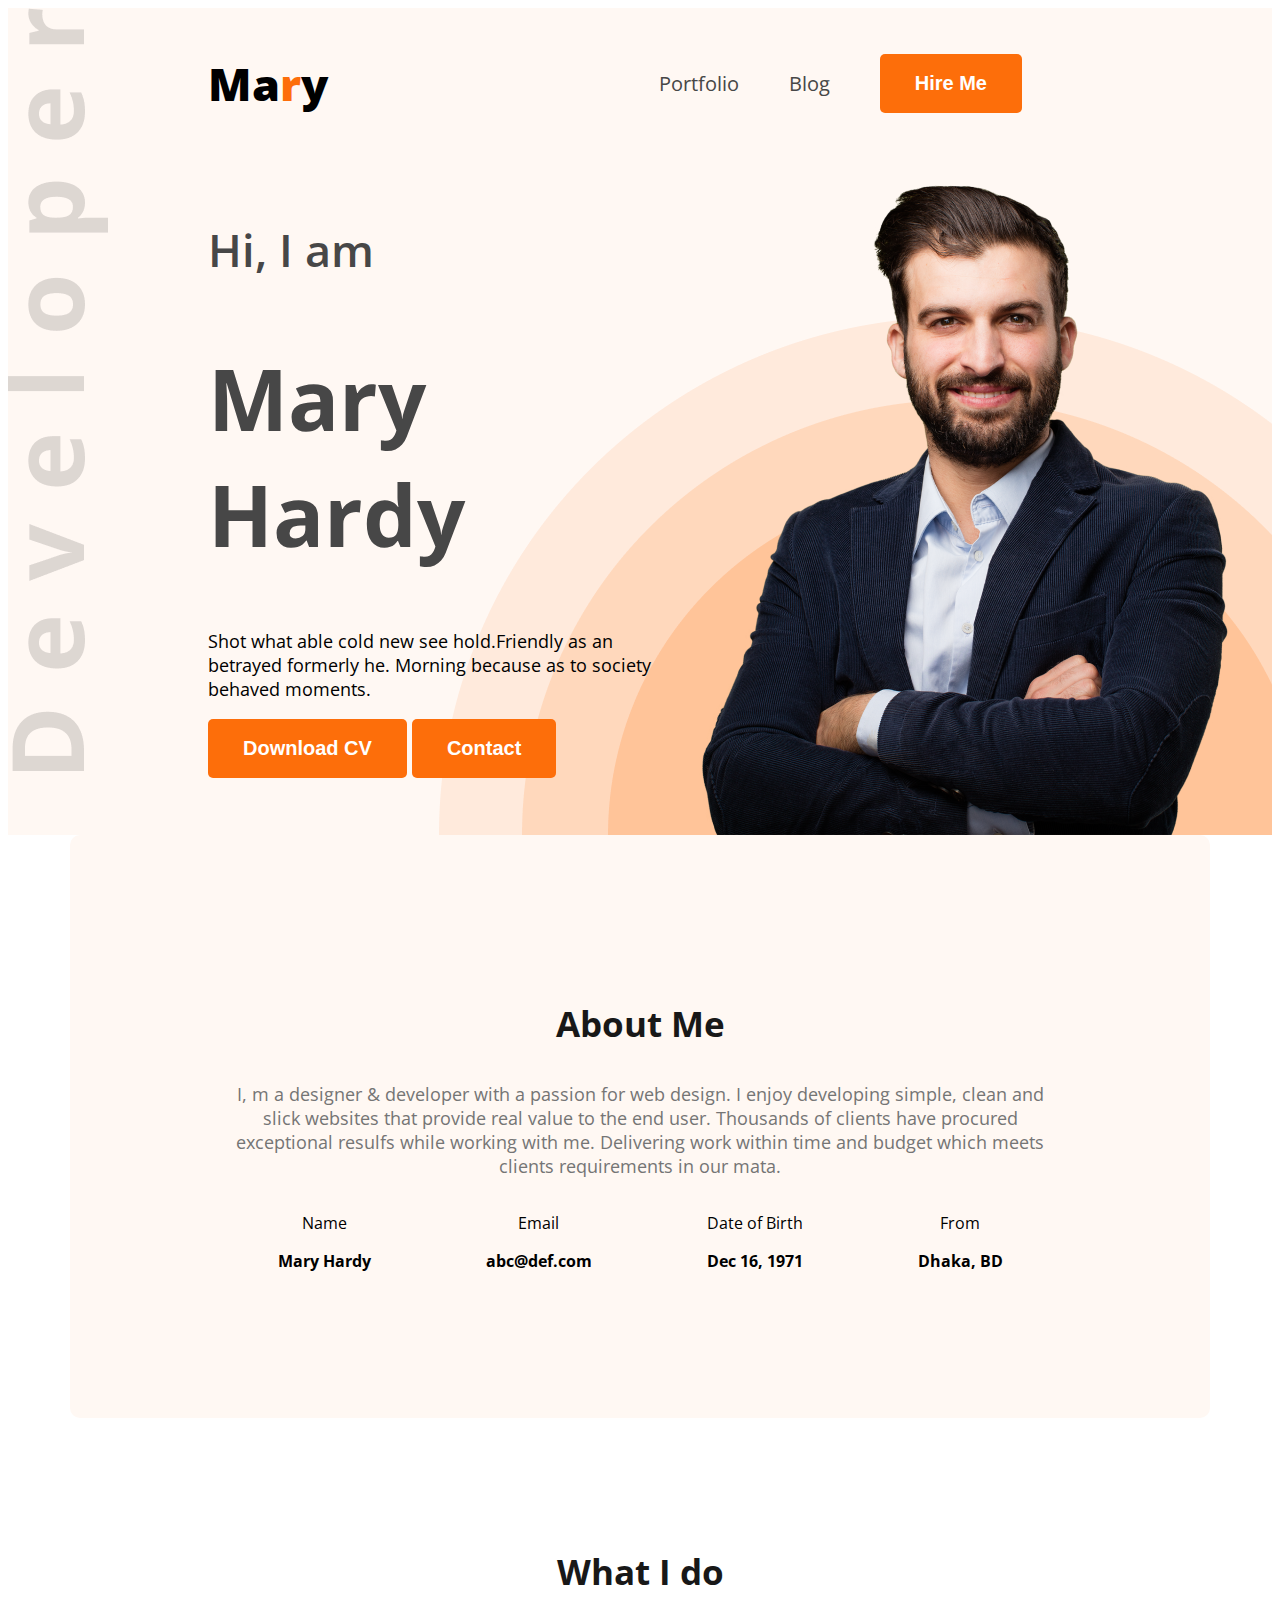
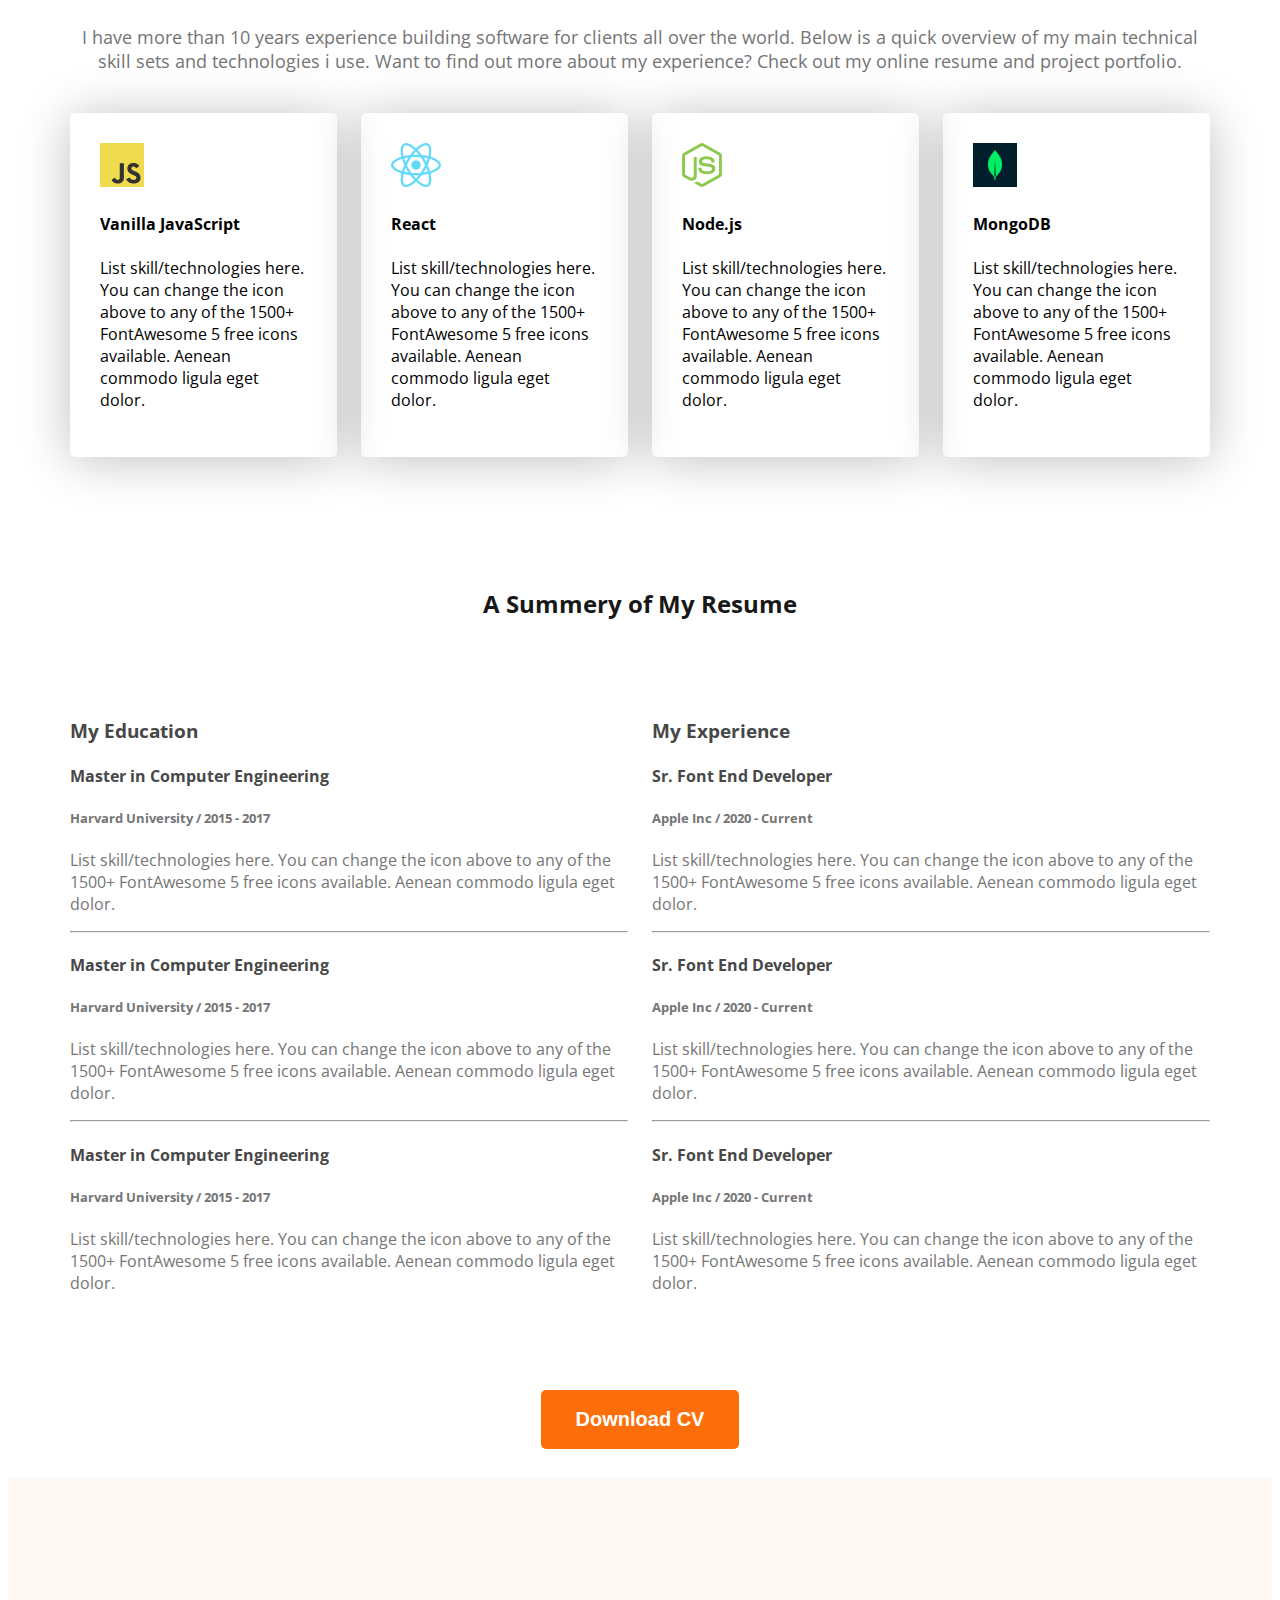
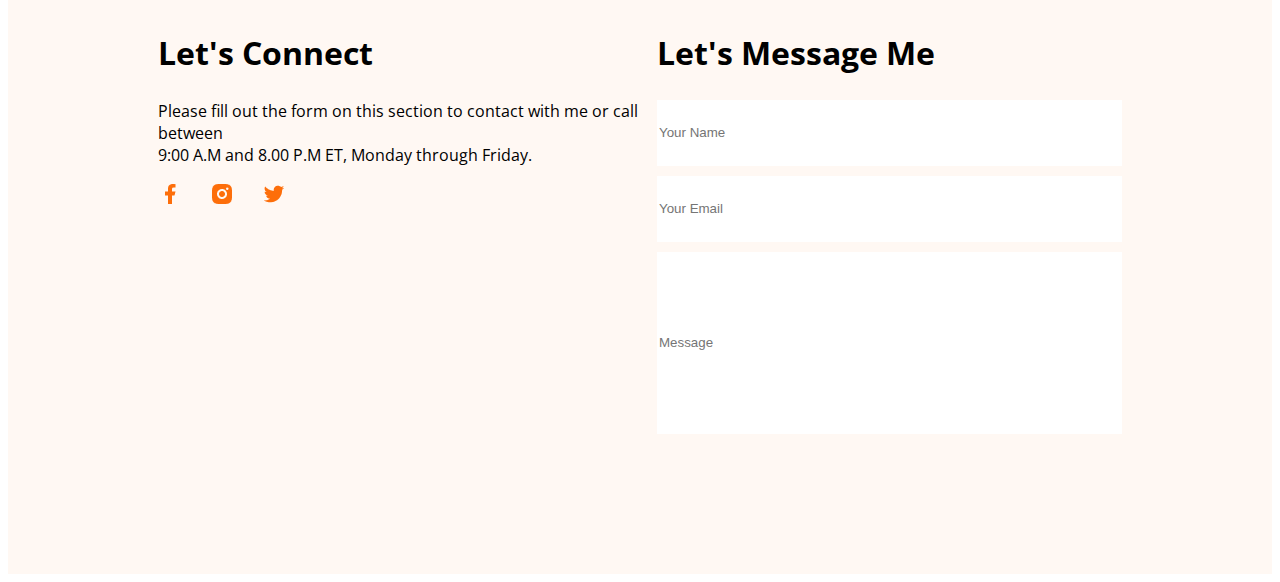
<file: index.html>
<!DOCTYPE html>
<html lang="en">
<head>
    <meta charset="UTF-8">
    <meta name="viewport" content="width=device-width, initial-scale=1.0">
    <title>Web Developer Portfolio</title>
    <link rel="stylesheet" href="styles/portfolio.css">
</head>
<body class="open-sans-normal">
    <header class="header">
        <nav>
            <h3 class="nav-title">Ma<span class="text-color">r</span>y</h3>
            <ul>
                <li><a class="dark-2" href="#">Portfolio</a></li>
                <li><a class="dark-2" href="#">Blog</a></li>
                <li><a href="#">
                    <button class="btn-primary">Hire Me</button>
                </a></li>
            </ul>
        </nav>
        <div class="div-abba">
            <div class="banner-content">
                <h4 class="banner-greeting dark-2">Hi, I am</h4>
                <h1 class="banner-title dark-2">Mary Hardy</h1>
                <p class="banner-content">Shot what able cold new see hold.Friendly as an betrayed formerly he. Morning because as to society behaved moments.</p>
                <button class="btn-primary">Download CV</button>
                <button class="btn-primary">Contact</button>
            </div>
            <img class="hardy-vai" src="images/hardy.png" alt="">
        </div>
    </header>
    <main>
        <!-- About section starts here -->
        <section class="about">
            <h3 class="section-title">About Me</h3>
            <p class="section-content">
                I, m a designer & developer with a passion for web design. I enjoy developing simple, clean and slick websites that provide real value to the end user. Thousands of clients have procured exceptional resulfs while working with me. Delivering work within time and budget which meets clients requirements in our mata.
            </p>
            <div class="about-items">
                <div class="about-item">
                    <p class="item-title">Name</p>
                    <p class="item-description">Mary Hardy</p>
                </div>
                <div class="about-item">
                    <p class="item-title">Email</p>
                    <p class="item-description">abc@def.com</p>
                </div>
                <div class="about-item">
                    <p class="item-title">Date of Birth</p>
                    <p class="item-description">Dec 16, 1971</p>
                </div>
                <div class="about-item">
                    <p class="item-title">From</p>
                    <p class="item-description">Dhaka, BD</p>
                </div>
            </div>
        </section>
        <!-- What I do section starts here -->
         <section class="skills">
            <h3 class="section-title second-title">What I do</h3>
            <p class="section-content second-p">
                I have more than 10 years experience building software for clients all over the world. Below is a quick overview of my main technical skill sets and technologies i use. Want to find out more about my experience? Check out my online resume and project portfolio.
            </p>
            <div class="skills-container">
                <!-- .skill*4>img+h4.skill-title+p.skill-description -->
                <div class="skill">
                    <img src="images/icons/js.png" alt="">
                    <h4 class="skill-title">Vanilla JavaScript</h4>
                    <p class="skill-description">List skill/technologies here. You can change the icon above to any of the 1500+ FontAwesome 5 free icons available. Aenean commodo ligula eget dolor.</p>
                </div>
                <div class="skill">
                    <img src="images/icons/react.png" alt="">
                    <h4 class="skill-title">React</h4>
                    <p class="skill-description">List skill/technologies here. You can change the icon above to any of the 1500+ FontAwesome 5 free icons available. Aenean commodo ligula eget dolor.</p>
                </div>
                <div class="skill">
                    <img src="images/icons/nodejs.png" alt="">
                    <h4 class="skill-title">Node.js</h4>
                    <p class="skill-description">List skill/technologies here. You can change the icon above to any of the 1500+ FontAwesome 5 free icons available. Aenean commodo ligula eget dolor.</p>
                </div>
                <div class="skill">
                    <img src="images/icons/mongo.png" alt="">
                    <h4 class="skill-title">MongoDB</h4>
                    <p class="skill-description">List skill/technologies here. You can change the icon above to any of the 1500+ FontAwesome 5 free icons available. Aenean commodo ligula eget dolor.</p>
                </div>
            </div>
         </section>
         <div>
            <h2 class="summery-title">A Summery of My Resume</h2>
         </div>
         <div class="resume-container">
            <!-- h3.resume-title*2>h4.resume-name+h5.resume.post+p.resume-description -->
             <div class="resume-content">
                <h3 class="resume-title">My Education
                    <h4 class="resume-name">Master in Computer Engineering</h4>
                    <h5 class="resume-post">Harvard University / 2015 - 2017</h5>
                    <p class="resume-description">List skill/technologies here. You can change the icon above to any of the 1500+ FontAwesome 5 free icons available. Aenean commodo ligula eget dolor.</p>
                        <hr>
                        
                    <h4 class="resume-name">Master in Computer Engineering</h4>
                    <h5 class="resume-post">Harvard University / 2015 - 2017</h5>
                    <p class="resume-description">List skill/technologies here. You can change the icon above to any of the 1500+ FontAwesome 5 free icons available. Aenean commodo ligula eget dolor.</p>
                    <hr>
                        
                    <h4 class="resume-name">Master in Computer Engineering</h4>
                    <h5 class="resume-post">Harvard University / 2015 - 2017</h5>
                    <p class="resume-description">List skill/technologies here. You can change the icon above to any of the 1500+ FontAwesome 5 free icons available. Aenean commodo ligula eget dolor.</p>
                    </h3>
             </div>
             <div class="resume-content">
                <h3 class="resume-title">My Experience
                    <h4 class="resume-name">Sr. Font End Developer</h4>
                    <h5 class="resume-post">Apple Inc / 2020 - Current</h5>
                    <p class="resume-description">List skill/technologies here. You can change the icon above to any of the 1500+ FontAwesome 5 free icons available. Aenean commodo ligula eget dolor.</p>
                    <hr>
                    <h4 class="resume-name">Sr. Font End Developer</h4>
                    <h5 class="resume-post">Apple Inc / 2020 - Current</h5>
                    <p class="resume-description">List skill/technologies here. You can change the icon above to any of the 1500+ FontAwesome 5 free icons available. Aenean commodo ligula eget dolor.</p>
                    <hr>
                    <h4 class="resume-name">Sr. Font End Developer</h4>
                    <h5 class="resume-post">Apple Inc / 2020 - Current</h5>
                    <p class="resume-description">List skill/technologies here. You can change the icon above 
                        to any of the 1500+ FontAwesome 5 free icons available. Aenean commodo ligula eget dolor.</p>
                </h3>
             </div>
            
            
         </div>
         <div class="cv">
             <button class="btn-primary">Download CV</button>
        </div>
    </main>
    <footer class="footer-container">
        <div>
            <h1 class="footer-title">Let's Connect</h1>
            <p>Please fill out the form on this section to contact with me or call between<br>9:00 A.M and 8.00 P.M ET, Monday through Friday.</p>
            <div>
                <img class="fb" src="images/icons/facebook.png" alt="">
                <img class="insta" src="images/icons/insta.png" alt="">
                <img class="twitter" src="images/icons/twitter.png" alt="">
            </div>
        </div>
        <div>
            <h1 class="footer-title">Let's Message Me</h1>
            <div class="info">
                <input class="name" type="text" placeholder="Your Name">
            <br>
                <input class="email" type="email" placeholder="Your Email">
            <br>
                <input class="message" type="message" placeholder="Message">
            </div>
        </div>
    </footer>
</body>
</html>
</file>
<file: styles/portfolio.css>
@import url('https://fonts.googleapis.com/css2?family=Open+Sans:ital,wght@0,300..800;1,300..800&display=swap');

/* // <uniquifier>: Use a unique and descriptive class name */
/* // <weight>: Use a value from 300 to 800 */

.open-sans-normal {
  font-family: "Open Sans", sans-serif;
  font-optical-sizing: auto;
  font-style: normal;
  font-variation-settings:
    "wdth" 100;
}

.text-color{
    color: #FD6E0A;
}

.btn-primary{
    background-color: #FD6E0A;
    color: white;
    font-weight: bold;
    padding: 18px 35px;
    border-radius: 5px;
    border: none;
    font-size: 20px;
}
main{
    max-width: 1140px;
    margin: 0 auto;
}

nav ul{
    text-decoration: none;
    display: flex;
    text-align: center;
    align-items: center;
}

nav ul li{
    list-style: none;
    font-size: 20px;
    margin-right: 50px;
}

.dark-2{
    color: #474747;
}

nav li a{
    text-decoration: none;
}

nav{
    display: flex;
    align-items: center;
    justify-content: space-between;
    margin: 0px 200px;
}

.nav-title{
    font-weight: 800;
    font-size: 45px;
}

.div-abba{
    display: flex;
    justify-content: space-between;
    margin: 0 35px 0 200px;
}

.banner-greeting{
    font-weight: 600;
    font-size: 45px;
}

.banner-title{
    font-weight: bold;
    font-size: 85px;
}

.banner-content{
    font-size: 18px;
}

.hardy-vai{
    width: 584px;
}

.header{
    background-image: url('../images/developer.png'), url('../images/header_bg.png');
    background-repeat: no-repeat;
    background-position: top left, bottom right;
    background-color: #FFF8F3;
}

/* About styles starts here */
.section-title{
    font-weight: bold;
    font-size: 35px;
    color: #181818;
}
.section-content{
    font-size: 18px;
    color: #757575;
}
main section{
    margin-top: 130px;
    margin-bottom: 130px;
}
.about{
    padding: 130px 150px;
    text-align: center;
    background-color: #FFF8F3;
    margin: 0 auto;
    border-radius: 10px;
}

.item-description{
    font-weight: bold;
}

.about-items{
    display: flex;
    justify-content: space-around;
}

.second-title, .second-p{
    text-align: center;
    margin: 0 auto;
}
.second-title{
    margin-bottom: 30px;
}

/* Skill section starts here */
.skills-container{
    display: flex;
    gap: 24px;
    margin-top: 40px;
}

.skill{
    padding: 30px;
    border-radius: 5px;
    box-shadow: 0px 3px 50px 0px rgba(0, 0, 0, 0.25);
}

/* Resume section style */
.resume-container{
    display: flex;
    gap: 24px;
    margin-bottom: 80px;
}

.summery-title{
    text-align: center;
    margin-bottom: 80px;
    color: #181818;
}

.resume-title, .resume-name{
    color: #474747;
}

.resume-post, .resume-description{
    color: #757575;
}

.cv{
    text-align: center;
    margin-top: 20px;
    margin-bottom: 30px;
}

/* Footer styles */
.footer-container{
    display: flex;
    background-color: #FFF8F3;
}

.footer-title{
    width: 305px;
    height: 48px;
}

.name{
    width: 461px;
    height: 64px;
    margin-bottom: 10px;
    border: none;
}
.email{
    width: 461px;
    height: 64px;
    border: none;
    margin-bottom: 10px;
}
.message{
    width: 461px;
    height: 180px;
    margin-bottom: 10px;
    border: none;
    position: relative;
}

.footer-container{
    padding: 130px 150px;
    margin: 0 auto;
    justify-content: space-between;
}

.fb{
    margin-right: 24px;
}
.insta{
    margin-right: 24px;
}
</file>
